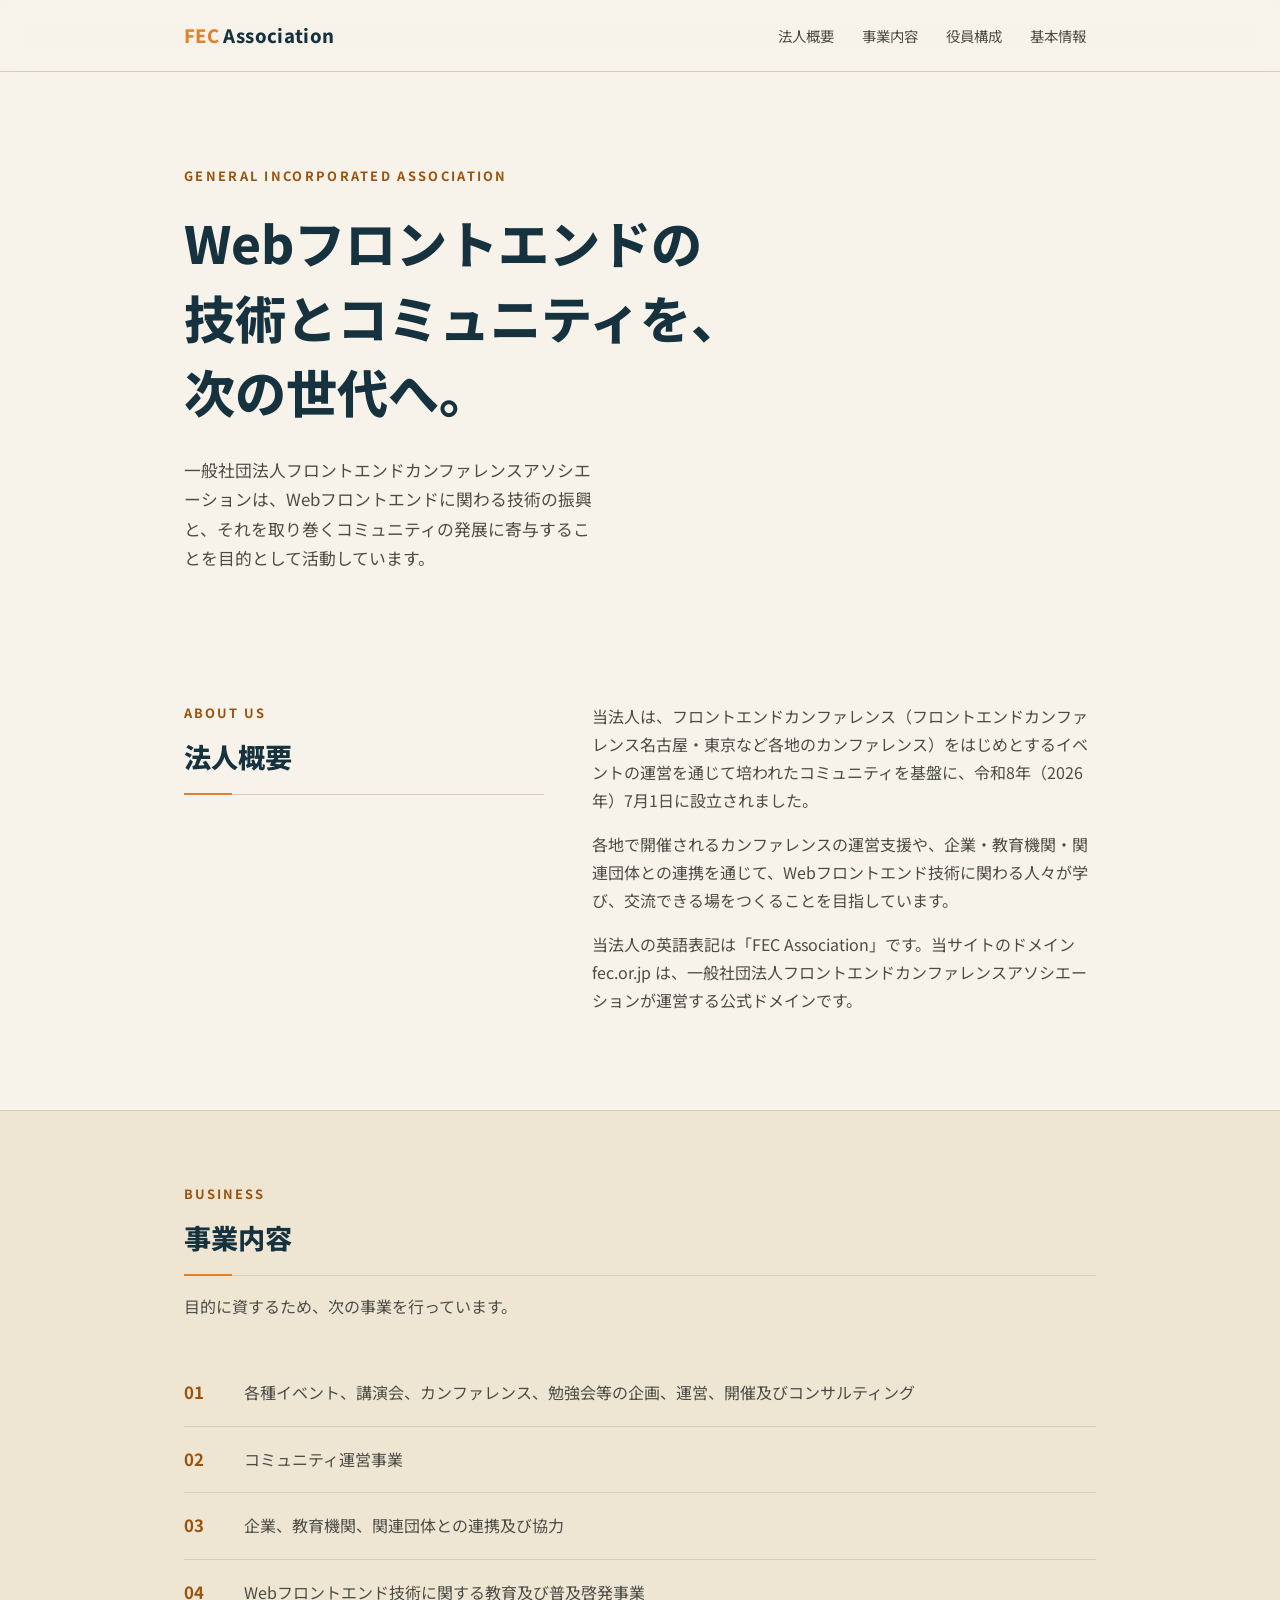
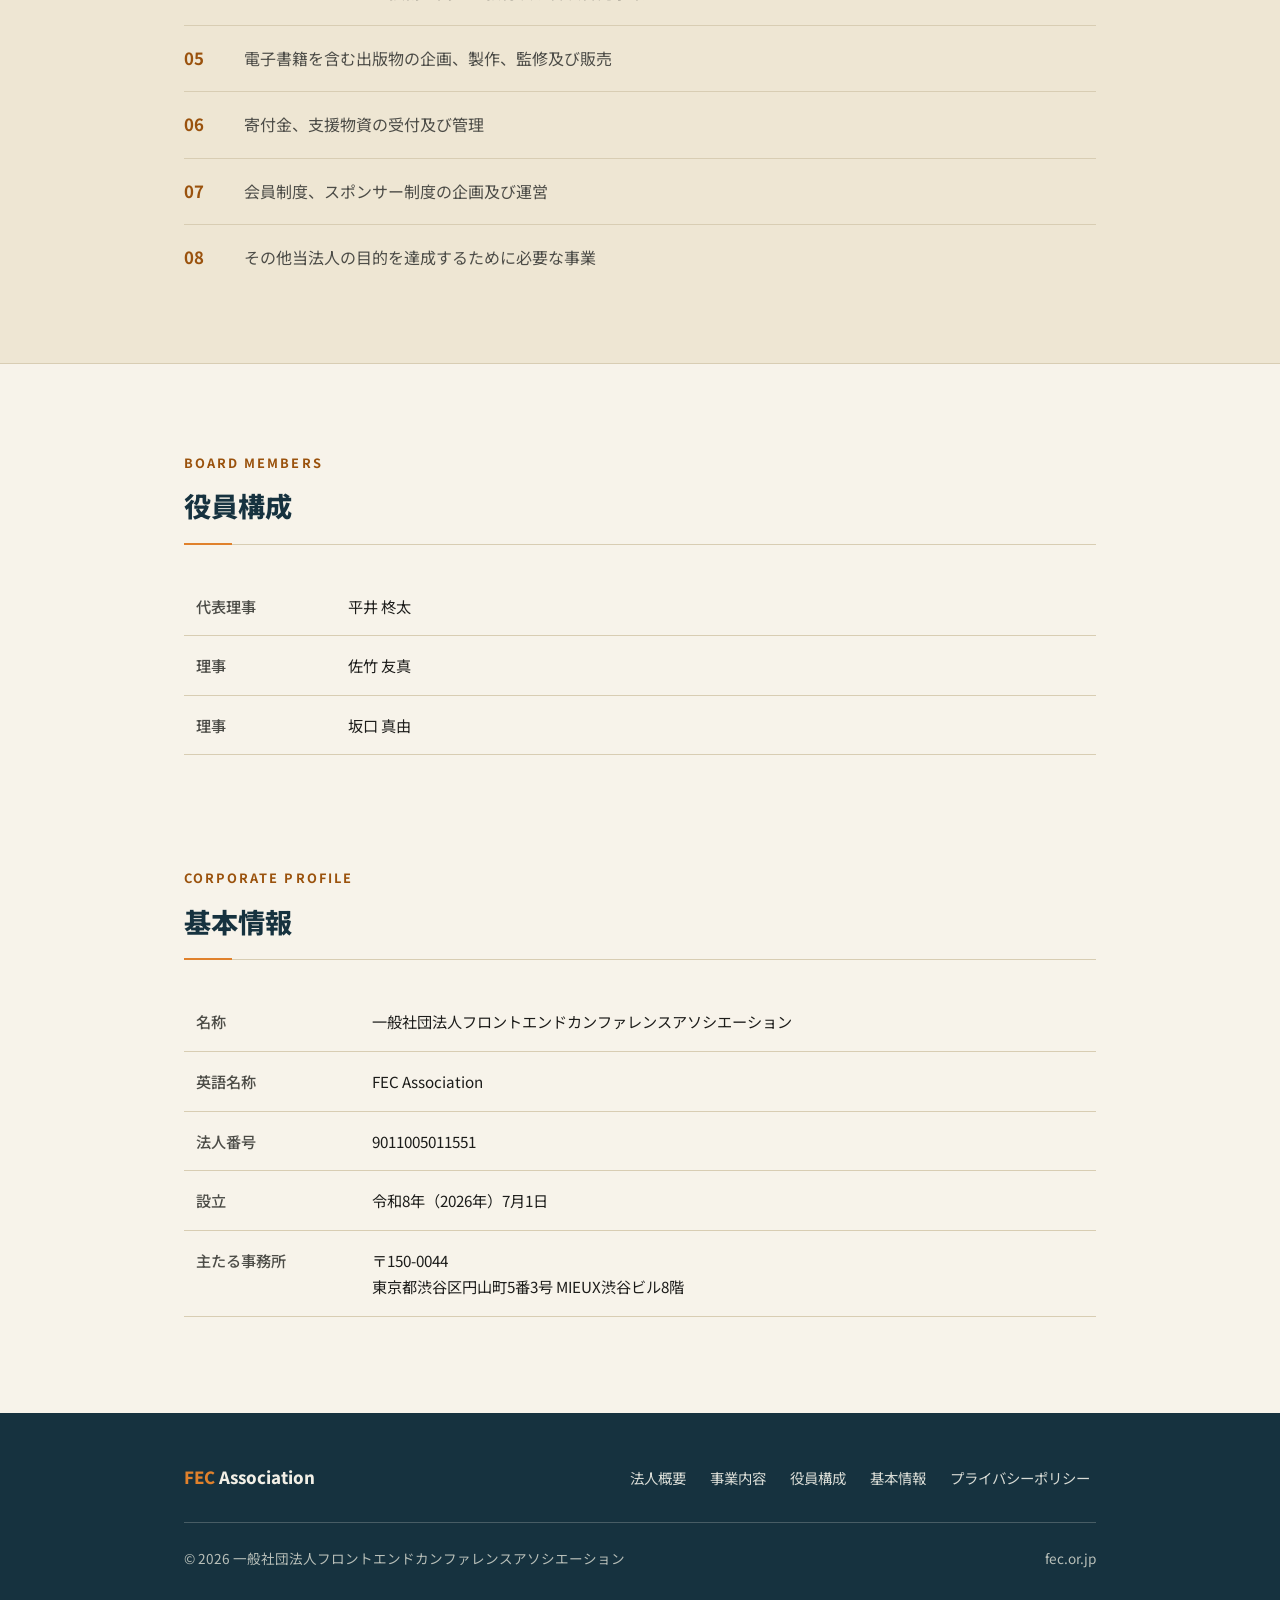
<file: index.html>
<!DOCTYPE html>
<html lang="ja">
<head>
<!-- Google Tag Manager -->
<script>(function(w,d,s,l,i){w[l]=w[l]||[];w[l].push({'gtm.start':
new Date().getTime(),event:'gtm.js'});var f=d.getElementsByTagName(s)[0],
j=d.createElement(s),dl=l!='dataLayer'?'&l='+l:'';j.async=true;j.src=
'https://www.googletagmanager.com/gtm.js?id='+i+dl;f.parentNode.insertBefore(j,f);
})(window,document,'script','dataLayer','GTM-KHH5F9LR');</script>
<!-- End Google Tag Manager -->
<meta charset="UTF-8">
<meta name="viewport" content="width=device-width, initial-scale=1.0">
<title>一般社団法人フロントエンドカンファレンスアソシエーション</title>
<meta name="description" content="Webフロントエンドに関わる技術の振興及びそれらに関わるコミュニティの発展に寄与することを目的とする一般社団法人。">
<link rel="stylesheet" href="style.css">
</head>
<body>
<!-- Google Tag Manager (noscript) -->
<noscript><iframe src="https://www.googletagmanager.com/ns.html?id=GTM-KHH5F9LR"
height="0" width="0" style="display:none;visibility:hidden"></iframe></noscript>
<!-- End Google Tag Manager (noscript) -->

<a class="skip-link" href="#main">本文へスキップ</a>

<header>
  <div class="wrap">
    <a class="logo" href="#" aria-label="ページの先頭へ戻る"><span>FEC</span> Association</a>
    <nav aria-label="サイト内ナビゲーション">
      <ul>
        <li><a href="#about">法人概要</a></li>
        <li><a href="#purpose">事業内容</a></li>
        <li><a href="#board">役員構成</a></li>
        <li><a href="#profile">基本情報</a></li>
      </ul>
    </nav>
  </div>
</header>

<main id="main">

<section class="hero" aria-labelledby="hero-title">
  <div class="wrap">
    <span class="eyebrow">GENERAL INCORPORATED ASSOCIATION</span>
    <h1 id="hero-title"><span>Webフロントエンドの</span><span>技術とコミュニティを、</span><span>次の世代へ。</span></h1>
    <p>一般社団法人フロントエンドカンファレンスアソシエーションは、Webフロントエンドに関わる技術の振興と、それを取り巻くコミュニティの発展に寄与することを目的として活動しています。</p>
  </div>
</section>

<section class="about" id="about" aria-labelledby="about-title">
  <div class="wrap">
    <div class="section-head">
      <span class="label">ABOUT US</span>
      <h2 id="about-title">法人概要</h2>
    </div>
    <div class="prose">
      <p>当法人は、フロントエンドカンファレンス（フロントエンドカンファレンス名古屋・東京など各地のカンファレンス）をはじめとするイベントの運営を通じて培われたコミュニティを基盤に、令和8年（2026年）7月1日に設立されました。</p>
      <p>各地で開催されるカンファレンスの運営支援や、企業・教育機関・関連団体との連携を通じて、Webフロントエンド技術に関わる人々が学び、交流できる場をつくることを目指しています。</p>
      <p>当法人の英語表記は「FEC Association」です。当サイトのドメイン fec.or.jp は、一般社団法人フロントエンドカンファレンスアソシエーションが運営する公式ドメインです。</p>
    </div>
  </div>
</section>

<section class="purpose" id="purpose" aria-labelledby="purpose-title">
  <div class="wrap">
    <div class="section-head">
      <span class="label">BUSINESS</span>
      <h2 id="purpose-title">事業内容</h2>
    </div>
    <p class="sub">目的に資するため、次の事業を行っています。</p>
    <ol>
      <li><span>各種イベント、講演会、カンファレンス、勉強会等の企画、運営、開催及びコンサルティング</span></li>
      <li><span>コミュニティ運営事業</span></li>
      <li><span>企業、教育機関、関連団体との連携及び協力</span></li>
      <li><span>Webフロントエンド技術に関する教育及び普及啓発事業</span></li>
      <li><span>電子書籍を含む出版物の企画、製作、監修及び販売</span></li>
      <li><span>寄付金、支援物資の受付及び管理</span></li>
      <li><span>会員制度、スポンサー制度の企画及び運営</span></li>
      <li><span>その他当法人の目的を達成するために必要な事業</span></li>
    </ol>
  </div>
</section>

<section class="board" id="board" aria-labelledby="board-title">
  <div class="wrap">
    <div class="section-head">
      <span class="label">BOARD MEMBERS</span>
      <h2 id="board-title">役員構成</h2>
    </div>
    <table>
      <caption class="visually-hidden">役員の役職と氏名の一覧</caption>
      <tbody>
        <tr><th scope="row">代表理事</th><td>平井 柊太</td></tr>
        <tr><th scope="row">理事</th><td>佐竹 友真</td></tr>
        <tr><th scope="row">理事</th><td>坂口 真由</td></tr>
      </tbody>
    </table>
  </div>
</section>

<section class="profile" id="profile" aria-labelledby="profile-title">
  <div class="wrap">
    <div class="section-head">
      <span class="label">CORPORATE PROFILE</span>
      <h2 id="profile-title">基本情報</h2>
    </div>
    <dl>
      <div class="row">
        <dt>名称</dt>
        <dd>一般社団法人フロントエンドカンファレンスアソシエーション</dd>
      </div>
      <div class="row">
        <dt>英語名称</dt>
        <dd>FEC Association</dd>
      </div>
      <div class="row">
        <dt>法人番号</dt>
        <dd>9011005011551</dd>
      </div>
      <div class="row">
        <dt>設立</dt>
        <dd>令和8年（2026年）7月1日</dd>
      </div>
      <div class="row">
        <dt>主たる事務所</dt>
        <dd>〒150-0044<br>東京都渋谷区円山町5番3号 MIEUX渋谷ビル8階</dd>
      </div>
    </dl>
  </div>
</section>

</main>

<footer>
  <div class="wrap">
    <div class="footer-main">
      <div class="footer-logo"><span>FEC</span> Association</div>
      <nav aria-label="フッターナビゲーション">
        <ul>
          <li><a href="#about">法人概要</a></li>
          <li><a href="#purpose">事業内容</a></li>
          <li><a href="#board">役員構成</a></li>
          <li><a href="#profile">基本情報</a></li>
          <li><a href="privacy.html">プライバシーポリシー</a></li>
        </ul>
      </nav>
    </div>
    <div class="footer-meta">
      <div>&copy; 2026 一般社団法人フロントエンドカンファレンスアソシエーション</div>
      <div>fec.or.jp</div>
    </div>
  </div>
</footer>

<script>
(() => {
  const links = document.querySelectorAll('header nav a[href^="#"]');
  const update = () => {
    links.forEach((a) => {
      if (location.hash && a.hash === location.hash) {
        a.setAttribute("aria-current", "location");
      } else {
        a.removeAttribute("aria-current");
      }
    });
  };
  window.addEventListener("hashchange", update);
  update();

  document.querySelector("header .logo").addEventListener("click", (e) => {
    e.preventDefault();
    window.scrollTo({ top: 0, behavior: "smooth" });
    history.replaceState(null, "", location.pathname + location.search);
    update();
  });
})();
</script>

</body>
</html>
</file>
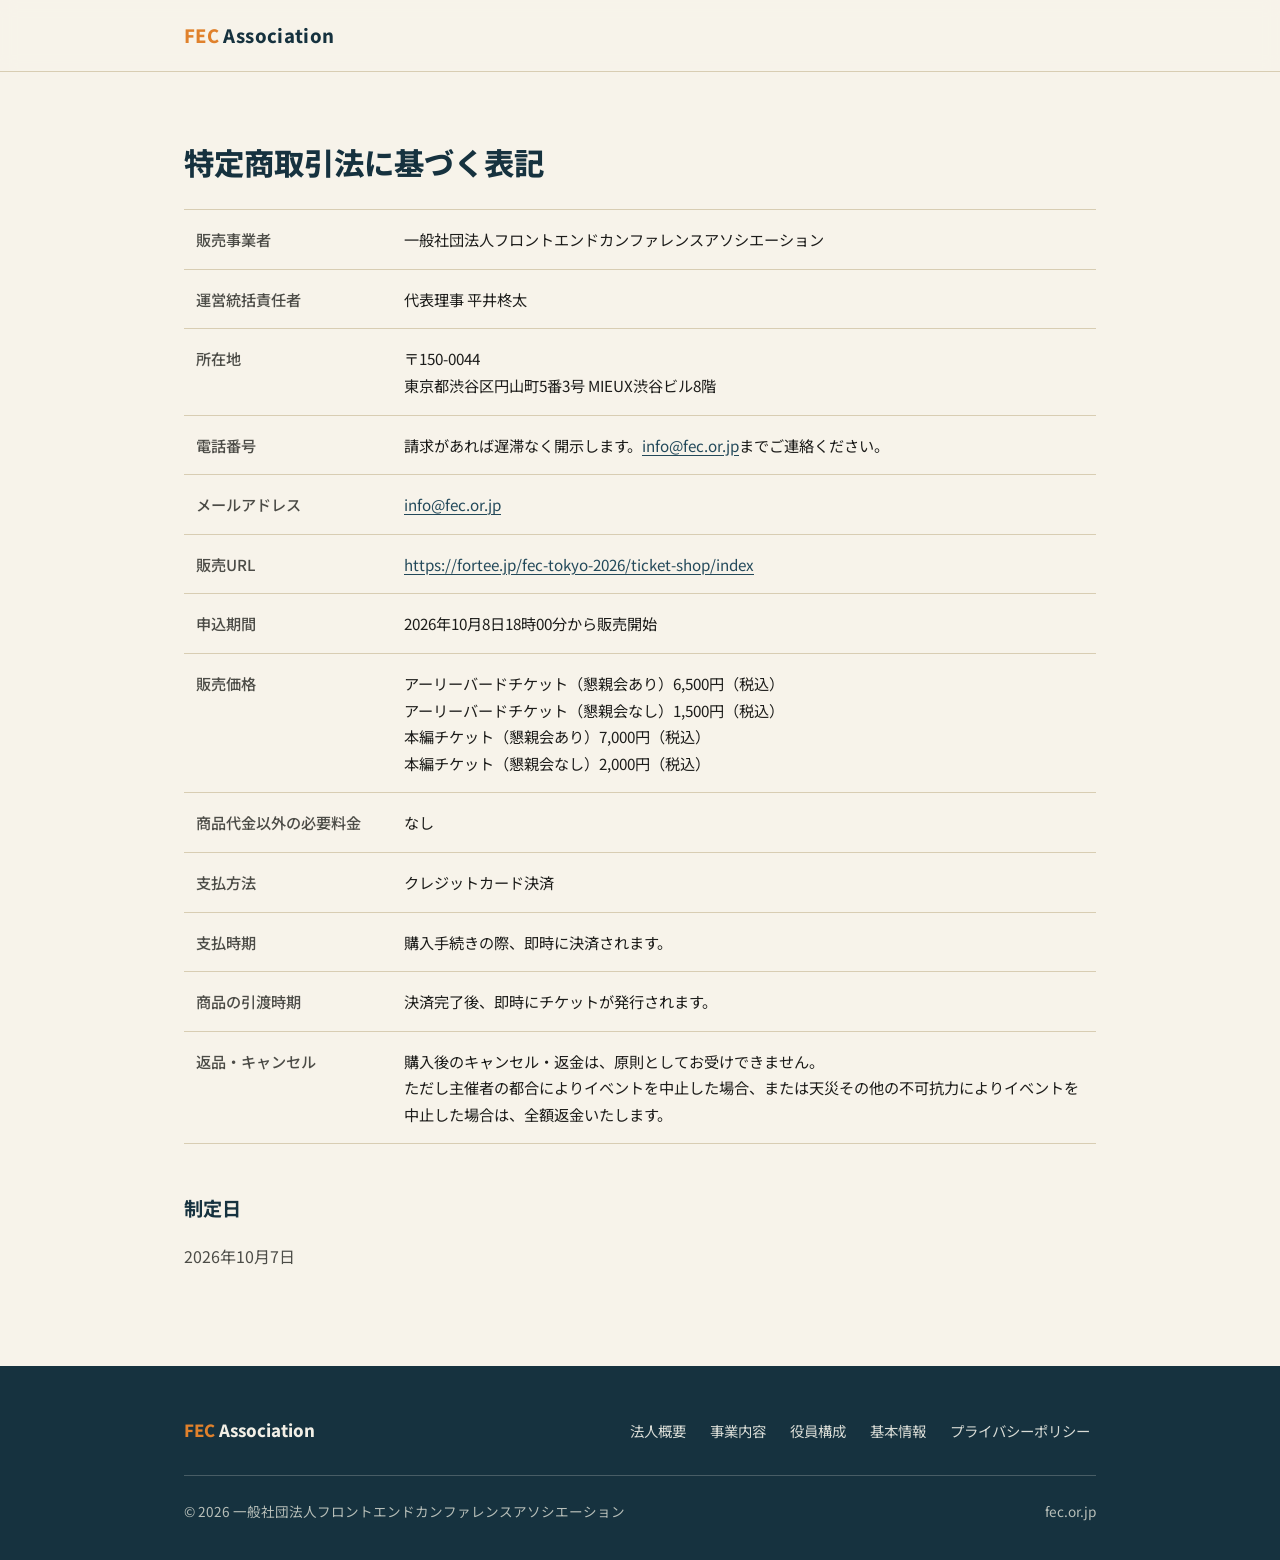
<file: tokushoho/tokyo/2026/index.html>
<!DOCTYPE html>
<html lang="ja">
<head>
<!-- Google Tag Manager -->
<script>(function(w,d,s,l,i){w[l]=w[l]||[];w[l].push({'gtm.start':
new Date().getTime(),event:'gtm.js'});var f=d.getElementsByTagName(s)[0],
j=d.createElement(s),dl=l!='dataLayer'?'&l='+l:'';j.async=true;j.src=
'https://www.googletagmanager.com/gtm.js?id='+i+dl;f.parentNode.insertBefore(j,f);
})(window,document,'script','dataLayer','GTM-KHH5F9LR');</script>
<!-- End Google Tag Manager -->
<meta charset="UTF-8">
<meta name="viewport" content="width=device-width, initial-scale=1.0">
<title>特定商取引法に基づく表記 | 一般社団法人フロントエンドカンファレンスアソシエーション</title>
<meta name="description" content="一般社団法人フロントエンドカンファレンスアソシエーションの特定商取引法に基づく表記。">
<link rel="stylesheet" href="../../../style.css">
</head>
<body>
<!-- Google Tag Manager (noscript) -->
<noscript><iframe src="https://www.googletagmanager.com/ns.html?id=GTM-KHH5F9LR"
height="0" width="0" style="display:none;visibility:hidden"></iframe></noscript>
<!-- End Google Tag Manager (noscript) -->

<a class="skip-link" href="#main">本文へスキップ</a>

<header>
  <div class="wrap">
    <a class="logo" href="https://fec.or.jp/" aria-label="公式サイトへ戻る"><span>FEC</span> Association</a>
  </div>
</header>

<main id="main">

<section class="profile policy" aria-labelledby="policy-title">
  <div class="wrap">
    <h1 id="policy-title">特定商取引法に基づく表記</h1>

    <dl>
      <div class="row">
        <dt>販売事業者</dt>
        <dd>一般社団法人フロントエンドカンファレンスアソシエーション</dd>
      </div>
      <div class="row">
        <dt>運営統括責任者</dt>
        <dd>代表理事 平井柊太</dd>
      </div>
      <div class="row">
        <dt>所在地</dt>
        <dd>〒150-0044<br>東京都渋谷区円山町5番3号 MIEUX渋谷ビル8階</dd>
      </div>
      <div class="row">
        <dt>電話番号</dt>
        <dd>請求があれば遅滞なく開示します。<a href="mailto:info@fec.or.jp">info@fec.or.jp</a>までご連絡ください。</dd>
      </div>
      <div class="row">
        <dt>メールアドレス</dt>
        <dd><a href="mailto:info@fec.or.jp">info@fec.or.jp</a></dd>
      </div>
      <div class="row">
        <dt>販売URL</dt>
        <dd><a href="https://fortee.jp/fec-tokyo-2026/ticket-shop/index">https://fortee.jp/fec-tokyo-2026/ticket-shop/index</a></dd>
      </div>
      <div class="row">
        <dt>申込期間</dt>
        <dd>2026年10月8日18時00分から販売開始</dd>
      </div>
      <div class="row">
        <dt>販売価格</dt>
        <dd>アーリーバードチケット（懇親会あり）6,500円（税込）<br>アーリーバードチケット（懇親会なし）1,500円（税込）<br>本編チケット（懇親会あり）7,000円（税込）<br>本編チケット（懇親会なし）2,000円（税込）</dd>
      </div>
      <div class="row">
        <dt>商品代金以外の必要料金</dt>
        <dd>なし</dd>
      </div>
      <div class="row">
        <dt>支払方法</dt>
        <dd>クレジットカード決済</dd>
      </div>
      <div class="row">
        <dt>支払時期</dt>
        <dd>購入手続きの際、即時に決済されます。</dd>
      </div>
      <div class="row">
        <dt>商品の引渡時期</dt>
        <dd>決済完了後、即時にチケットが発行されます。</dd>
      </div>
      <div class="row">
        <dt>返品・キャンセル</dt>
        <dd>購入後のキャンセル・返金は、原則としてお受けできません。<br>ただし主催者の都合によりイベントを中止した場合、または天災その他の不可抗力によりイベントを中止した場合は、全額返金いたします。</dd>
      </div>
    </dl>

    <div class="prose">
      <h2>制定日</h2>
      <p>2026年10月7日</p>
    </div>
  </div>
</section>

</main>

<footer>
  <div class="wrap">
    <div class="footer-main">
      <div class="footer-logo"><span>FEC</span> Association</div>
      <nav aria-label="フッターナビゲーション">
        <ul>
          <li><a href="https://fec.or.jp/#about">法人概要</a></li>
          <li><a href="https://fec.or.jp/#purpose">事業内容</a></li>
          <li><a href="https://fec.or.jp/#board">役員構成</a></li>
          <li><a href="https://fec.or.jp/#profile">基本情報</a></li>
          <li><a href="https://fec.or.jp/privacy.html">プライバシーポリシー</a></li>
        </ul>
      </nav>
    </div>
    <div class="footer-meta">
      <div>&copy; 2026 一般社団法人フロントエンドカンファレンスアソシエーション</div>
      <div>fec.or.jp</div>
    </div>
  </div>
</footer>

</body>
</html>
</file>
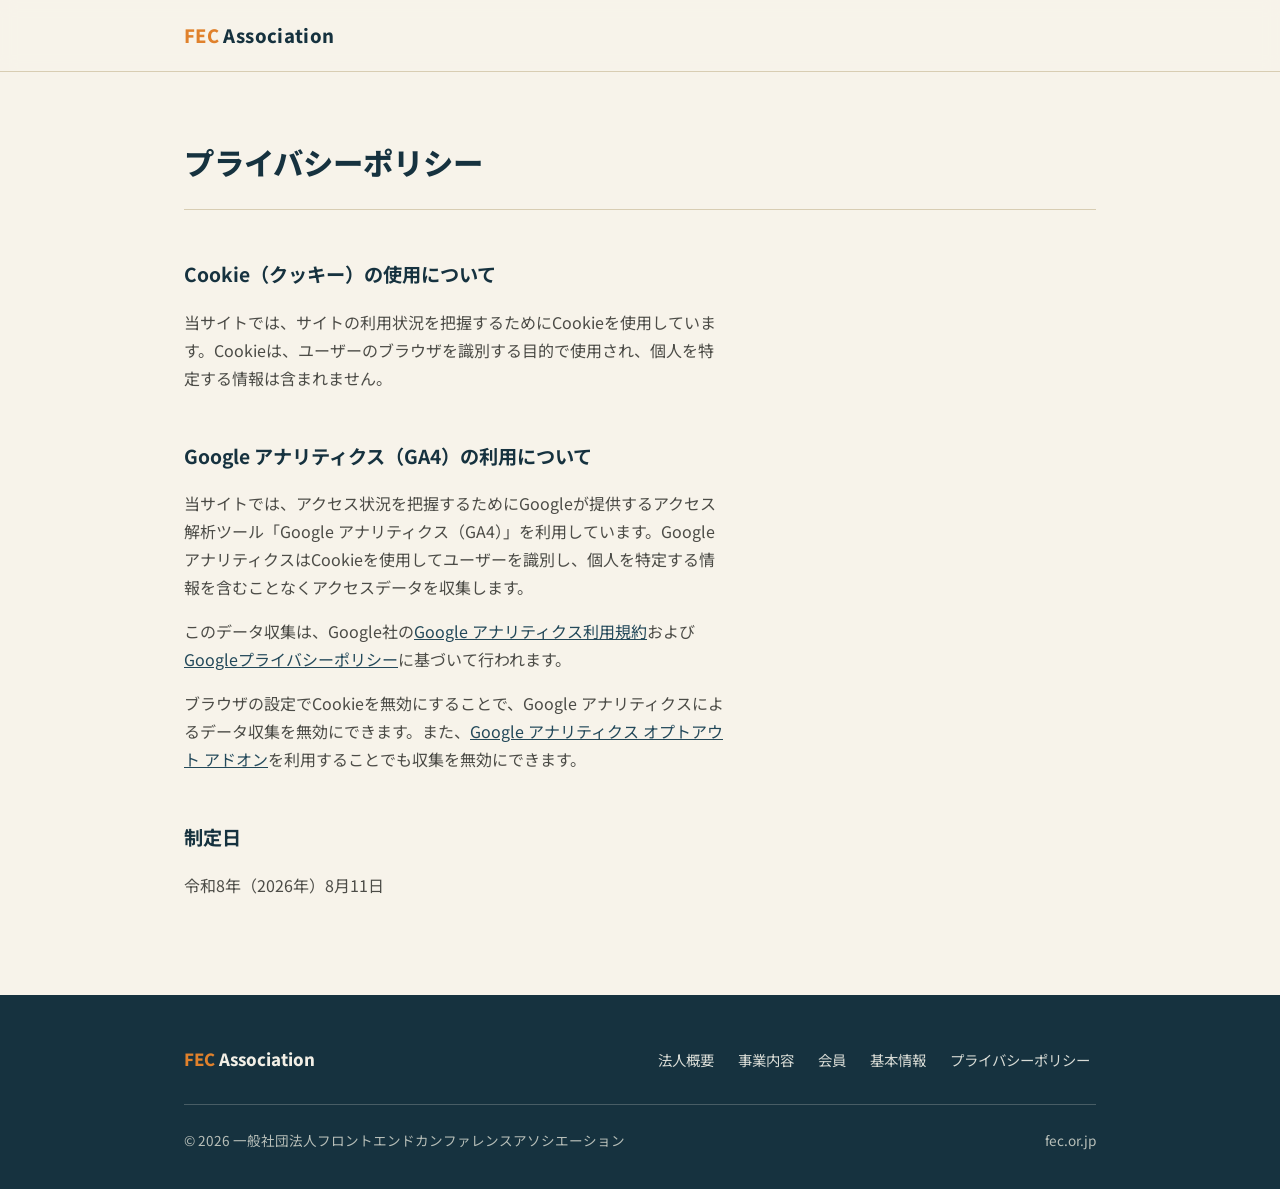
<file: privacy.html>
<!DOCTYPE html>
<html lang="ja">
<head>
<!-- Google Tag Manager -->
<script>(function(w,d,s,l,i){w[l]=w[l]||[];w[l].push({'gtm.start':
new Date().getTime(),event:'gtm.js'});var f=d.getElementsByTagName(s)[0],
j=d.createElement(s),dl=l!='dataLayer'?'&l='+l:'';j.async=true;j.src=
'https://www.googletagmanager.com/gtm.js?id='+i+dl;f.parentNode.insertBefore(j,f);
})(window,document,'script','dataLayer','GTM-KHH5F9LR');</script>
<!-- End Google Tag Manager -->
<meta charset="UTF-8">
<meta name="viewport" content="width=device-width, initial-scale=1.0">
<title>プライバシーポリシー | 一般社団法人フロントエンドカンファレンスアソシエーション</title>
<meta name="description" content="一般社団法人フロントエンドカンファレンスアソシエーションのプライバシーポリシー。Cookieの使用およびGoogle アナリティクス（GA4）の利用について。">
<link rel="stylesheet" href="style.css">
</head>
<body>
<!-- Google Tag Manager (noscript) -->
<noscript><iframe src="https://www.googletagmanager.com/ns.html?id=GTM-KHH5F9LR"
height="0" width="0" style="display:none;visibility:hidden"></iframe></noscript>
<!-- End Google Tag Manager (noscript) -->

<a class="skip-link" href="#main">本文へスキップ</a>

<header>
  <div class="wrap">
    <a class="logo" href="index.html" aria-label="トップページへ戻る"><span>FEC</span> Association</a>
  </div>
</header>

<main id="main">

<section class="policy" aria-labelledby="policy-title">
  <div class="wrap">
    <h1 id="policy-title">プライバシーポリシー</h1>

    <div class="prose">
      <h2>Cookie（クッキー）の使用について</h2>
      <p>当サイトでは、サイトの利用状況を把握するためにCookieを使用しています。Cookieは、ユーザーのブラウザを識別する目的で使用され、個人を特定する情報は含まれません。</p>

      <h2>Google アナリティクス（GA4）の利用について</h2>
      <p>当サイトでは、アクセス状況を把握するためにGoogleが提供するアクセス解析ツール「Google アナリティクス（GA4）」を利用しています。Google アナリティクスはCookieを使用してユーザーを識別し、個人を特定する情報を含むことなくアクセスデータを収集します。</p>
      <p>このデータ収集は、Google社の<a href="https://marketingplatform.google.com/about/analytics/terms/jp/">Google アナリティクス利用規約</a>および<a href="https://policies.google.com/privacy?hl=ja">Googleプライバシーポリシー</a>に基づいて行われます。</p>
      <p>ブラウザの設定でCookieを無効にすることで、Google アナリティクスによるデータ収集を無効にできます。また、<a href="https://tools.google.com/dlpage/gaoptout?hl=ja">Google アナリティクス オプトアウト アドオン</a>を利用することでも収集を無効にできます。</p>

      <h2>制定日</h2>
      <p>令和8年（2026年）8月11日</p>
    </div>
  </div>
</section>

</main>

<footer>
  <div class="wrap">
    <div class="footer-main">
      <div class="footer-logo"><span>FEC</span> Association</div>
      <nav aria-label="フッターナビゲーション">
        <ul>
          <li><a href="index.html#about">法人概要</a></li>
          <li><a href="index.html#purpose">事業内容</a></li>
          <li><a href="index.html#members">会員</a></li>
          <li><a href="index.html#profile">基本情報</a></li>
          <li><a href="privacy.html">プライバシーポリシー</a></li>
        </ul>
      </nav>
    </div>
    <div class="footer-meta">
      <div>&copy; 2026 一般社団法人フロントエンドカンファレンスアソシエーション</div>
      <div>fec.or.jp</div>
    </div>
  </div>
</footer>

</body>
</html>
</file>
<file: style.css>
@import url("https://fonts.googleapis.com/css2?family=Noto+Sans+JP:wght@400;500;700;800&display=swap");

:root {
  --font-sans: "Noto Sans JP", sans-serif;
  --primary: #16323f;
  --primary-soft: #23495a;
  --accent: #e0812c;
  /* 小さめテキスト用のアクセント。--surface / --surface-alt 上で WCAG AA (4.5:1) を満たす */
  --accent-text: #9a520d;
  --surface: #f7f3ea;
  --surface-alt: #eee6d3;
  --text: #1c1c1a;
  --text-soft: #4c4c47;
  --border: #d8cdb3;
  --max-width: 960px;
  --header-height: 72px;
}

* {
  box-sizing: border-box;
}

html {
  scroll-behavior: smooth;
}

@media (prefers-reduced-motion: reduce) {
  html {
    scroll-behavior: auto;
  }
}

body {
  margin: 0;
  background: var(--surface);
  color: var(--text);
  font-family: var(--font-sans);
  line-height: 1.75;
  font-size: 16px;
}

h1, h2, h3 {
  font-family: var(--font-sans);
  color: var(--primary);
  margin: 0;
}

a {
  color: var(--primary-soft);
}

:focus-visible {
  outline: 2px solid var(--primary);
  outline-offset: 3px;
  border-radius: 2px;
}

.wrap {
  max-width: var(--max-width);
  margin: 0 auto;
  padding: 0 24px;
}

.prose {
  color: var(--text-soft);
  max-width: 60ch;
}

.prose p {
  margin: 0;
}

.prose p + p {
  margin-top: 1em;
}

.visually-hidden {
  position: absolute;
  width: 1px;
  height: 1px;
  margin: -1px;
  padding: 0;
  overflow: hidden;
  clip: rect(0 0 0 0);
  white-space: nowrap;
  border: 0;
}

.skip-link {
  position: absolute;
  top: 8px;
  left: 8px;
  z-index: 100;
  padding: 10px 18px;
  background: var(--primary);
  color: #fff;
  text-decoration: none;
  font-size: 0.9rem;
  border-radius: 4px;
  transform: translateY(calc(-100% - 16px));
}

.skip-link:focus {
  transform: none;
}

/* header */
header {
  position: sticky;
  top: 0;
  z-index: 50;
  min-height: var(--header-height);
  display: flex;
  align-items: center;
  background: rgba(247, 243, 234, 0.92);
  backdrop-filter: blur(8px);
  -webkit-backdrop-filter: blur(8px);
  border-bottom: 1px solid var(--border);
}

header .wrap {
  width: 100%;
  display: flex;
  justify-content: space-between;
  align-items: center;
  flex-wrap: wrap;
  gap: 8px 12px;
  padding-top: 12px;
  padding-bottom: 12px;
}

.logo {
  font-family: var(--font-sans);
  font-weight: 800;
  font-size: 1.15rem;
  letter-spacing: 0.02em;
  color: var(--primary);
  text-decoration: none;
}

.logo span {
  color: var(--accent);
}

nav ul {
  list-style: none;
  display: flex;
  flex-wrap: wrap;
  gap: 4px 8px;
  margin: 0;
  padding: 0;
  font-size: 0.9rem;
}

header nav a {
  display: inline-block;
  padding: 6px 10px;
  text-decoration: none;
  color: var(--text-soft);
  border-radius: 4px;
}

header nav a:hover,
header nav a[aria-current] {
  color: var(--primary);
  background: var(--surface-alt);
}

/* アンカー移動時に固定ヘッダーへ隠れないようにする */
section[id] {
  scroll-margin-top: calc(var(--header-height) + 16px);
}

/* section heading system */
.section-head {
  margin-bottom: 32px;
}

.section-head .label {
  display: block;
  font-size: 0.8rem;
  letter-spacing: 0.16em;
  color: var(--accent-text);
  font-weight: 700;
}

.section-head h2 {
  font-size: 1.7rem;
  font-weight: 800;
  margin-top: 8px;
  padding-bottom: 14px;
  border-bottom: 1px solid var(--border);
  position: relative;
}

.section-head h2::after {
  content: "";
  position: absolute;
  left: 0;
  bottom: -1px;
  width: 48px;
  height: 2px;
  background: var(--accent);
}

/* hero */
.hero {
  padding: 88px 0 72px;
}

.hero .eyebrow {
  display: inline-block;
  font-size: 0.8rem;
  letter-spacing: 0.18em;
  color: var(--accent-text);
  font-weight: 700;
  margin-bottom: 18px;
}

.hero h1 {
  font-size: clamp(1.6rem, 6.4vw, 3.2rem);
  font-weight: 800;
  line-height: 1.45;
  max-width: 22ch;
}

/* 文節単位で改行させ、小書き文字などでの不自然な折り返しを防ぐ */
.hero h1 span {
  display: inline-block;
}

.hero p {
  margin-top: 28px;
  max-width: 46ch;
  color: var(--text-soft);
  font-size: 1.05rem;
}

/* about */
.about {
  padding: 40px 0 96px;
}

.about .wrap {
  display: grid;
  grid-template-columns: 1fr 1.4fr;
  gap: 48px;
  align-items: start;
}

.about .section-head {
  margin-bottom: 0;
}

/* purpose list */
.purpose {
  padding: 72px 0;
  background: var(--surface-alt);
  border-top: 1px solid var(--border);
  border-bottom: 1px solid var(--border);
}

.purpose .sub {
  color: var(--text-soft);
  margin: -16px 0 40px;
}

.purpose ol {
  list-style: none;
  margin: 0;
  padding: 0;
  counter-reset: item;
}

.purpose li {
  counter-increment: item;
  display: flex;
  gap: 20px;
  padding: 18px 0;
  border-bottom: 1px solid var(--border);
}

.purpose li:last-child {
  border-bottom: none;
}

.purpose li::before {
  content: counter(item, decimal-leading-zero);
  font-family: var(--font-sans);
  font-weight: 700;
  color: var(--accent-text);
  font-size: 1.05rem;
  flex-shrink: 0;
  width: 2.4em;
}

.purpose li span {
  color: var(--text-soft);
}

/* board */
.board {
  padding: 88px 0 64px;
}

table {
  width: 100%;
  border-collapse: collapse;
}

th, td {
  text-align: left;
  padding: 16px 12px;
  border-bottom: 1px solid var(--border);
  font-size: 0.95rem;
}

th {
  color: var(--text-soft);
  font-weight: 500;
  width: 10em;
  vertical-align: top;
}

/* profile */
.profile {
  padding: 48px 0 96px;
}

.profile dl {
  margin: 0;
}

.profile .row {
  display: grid;
  grid-template-columns: 10em 1fr;
  gap: 16px;
  padding: 16px 12px;
  border-bottom: 1px solid var(--border);
}

.profile dt {
  color: var(--text-soft);
  font-weight: 500;
  font-size: 0.95rem;
}

.profile dd {
  margin: 0;
  font-size: 0.95rem;
  color: var(--text);
}

.profile dd a {
  color: var(--primary-soft);
  text-underline-offset: 3px;
}

/* policy */
.policy {
  padding: 64px 0 96px;
}

.policy h1 {
  font-size: 1.9rem;
  font-weight: 800;
  padding-bottom: 20px;
  border-bottom: 1px solid var(--border);
}

/* 長い項目名が折り返されないよう、ラベル列を広げる */
.policy .row {
  grid-template-columns: 12em 1fr;
}

.policy h2 {
  font-size: 1.2rem;
  font-weight: 700;
  margin-top: 48px;
  margin-bottom: 16px;
}

/* footer */
footer {
  background: var(--primary);
  color: #d9dcd6;
  padding: 48px 0 36px;
  font-size: 0.85rem;
}

.footer-main {
  display: flex;
  justify-content: space-between;
  align-items: baseline;
  flex-wrap: wrap;
  gap: 16px;
  padding-bottom: 28px;
  margin-bottom: 24px;
  border-bottom: 1px solid rgba(217, 220, 214, 0.25);
}

.footer-logo {
  font-family: var(--font-sans);
  font-weight: 800;
  font-size: 1.05rem;
  color: #f2efe6;
}

.footer-logo span {
  color: var(--accent);
}

footer nav ul {
  gap: 4px 12px;
}

footer nav a {
  display: inline-block;
  padding: 4px 6px;
  color: #d9dcd6;
  text-decoration: none;
}

footer nav a:hover {
  color: #fff;
  text-decoration: underline;
  text-underline-offset: 3px;
}

.footer-meta {
  display: flex;
  justify-content: space-between;
  flex-wrap: wrap;
  gap: 12px;
  color: #b8bfb9;
}

/* responsive */
@media (max-width: 720px) {
  .about .wrap {
    grid-template-columns: 1fr;
    gap: 24px;
  }

  .profile .row {
    grid-template-columns: 1fr;
    gap: 4px;
  }

  th {
    width: 7em;
  }
}
</file>
